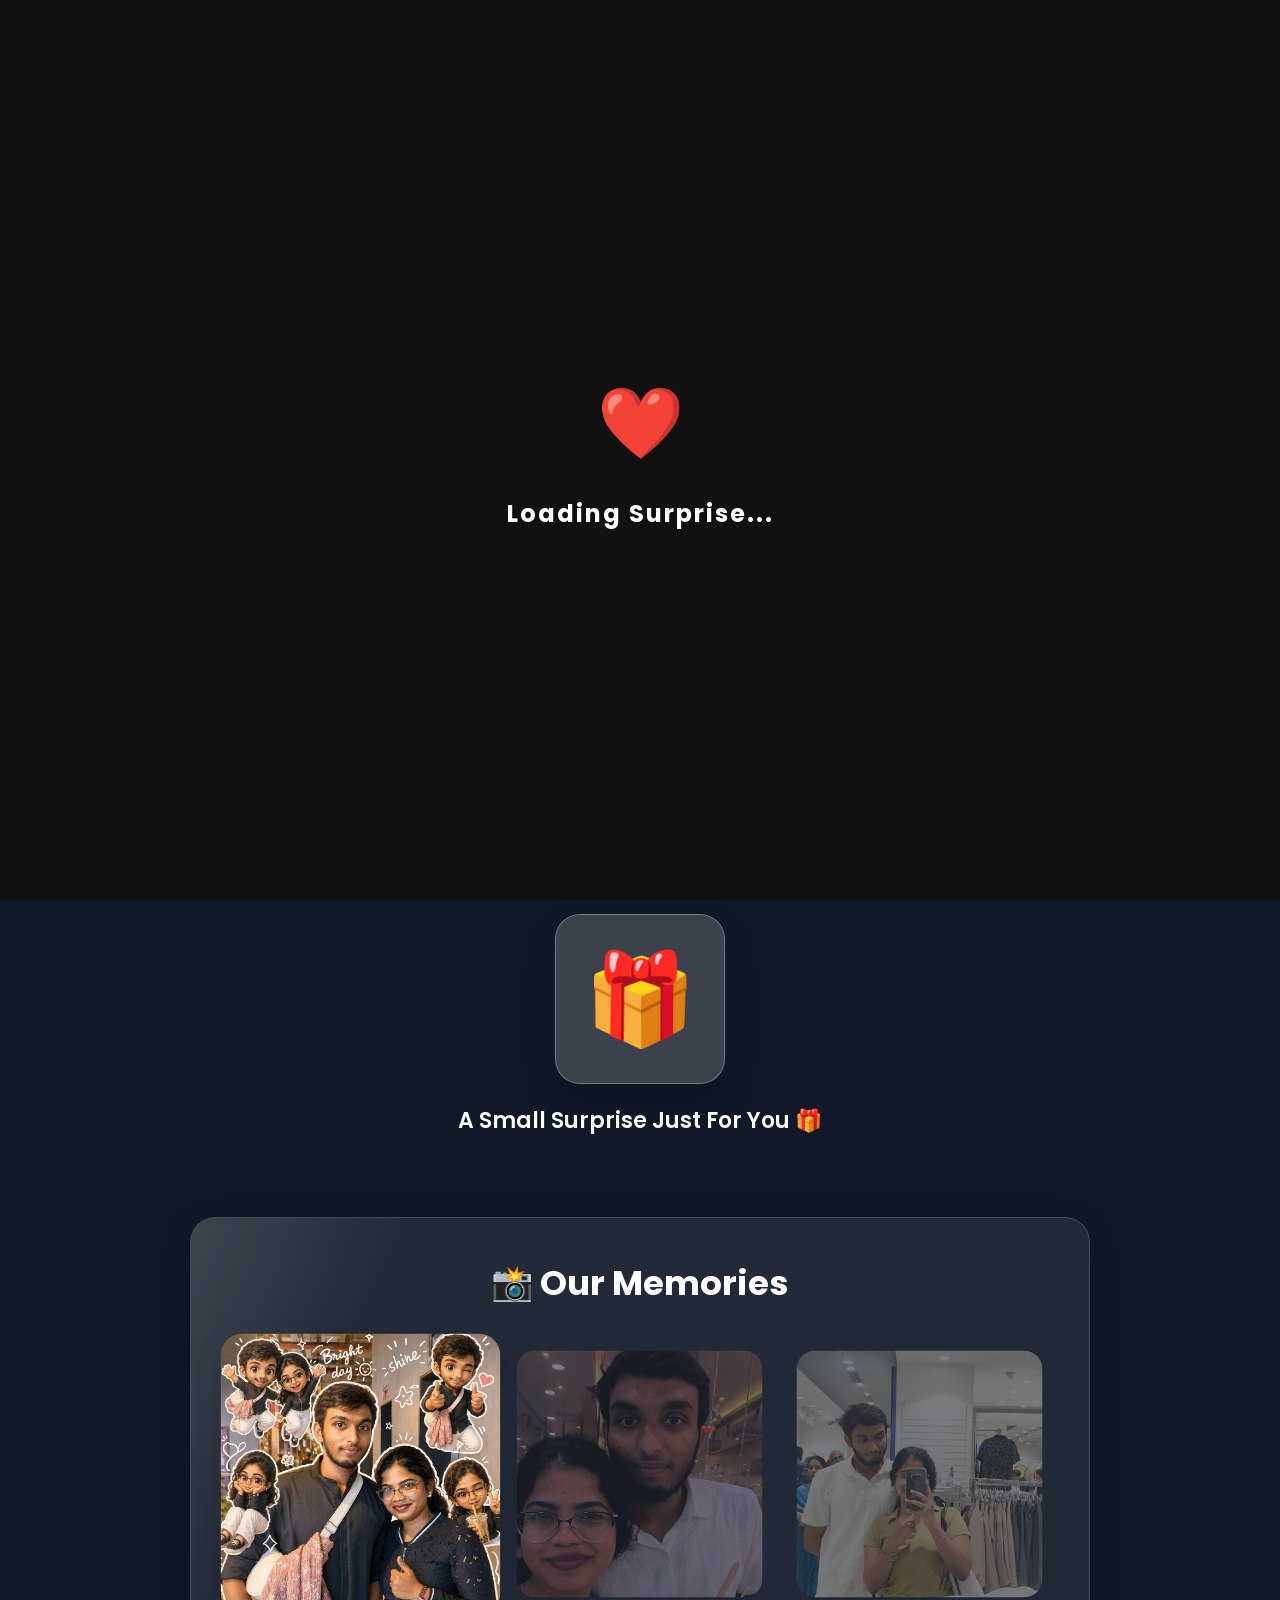
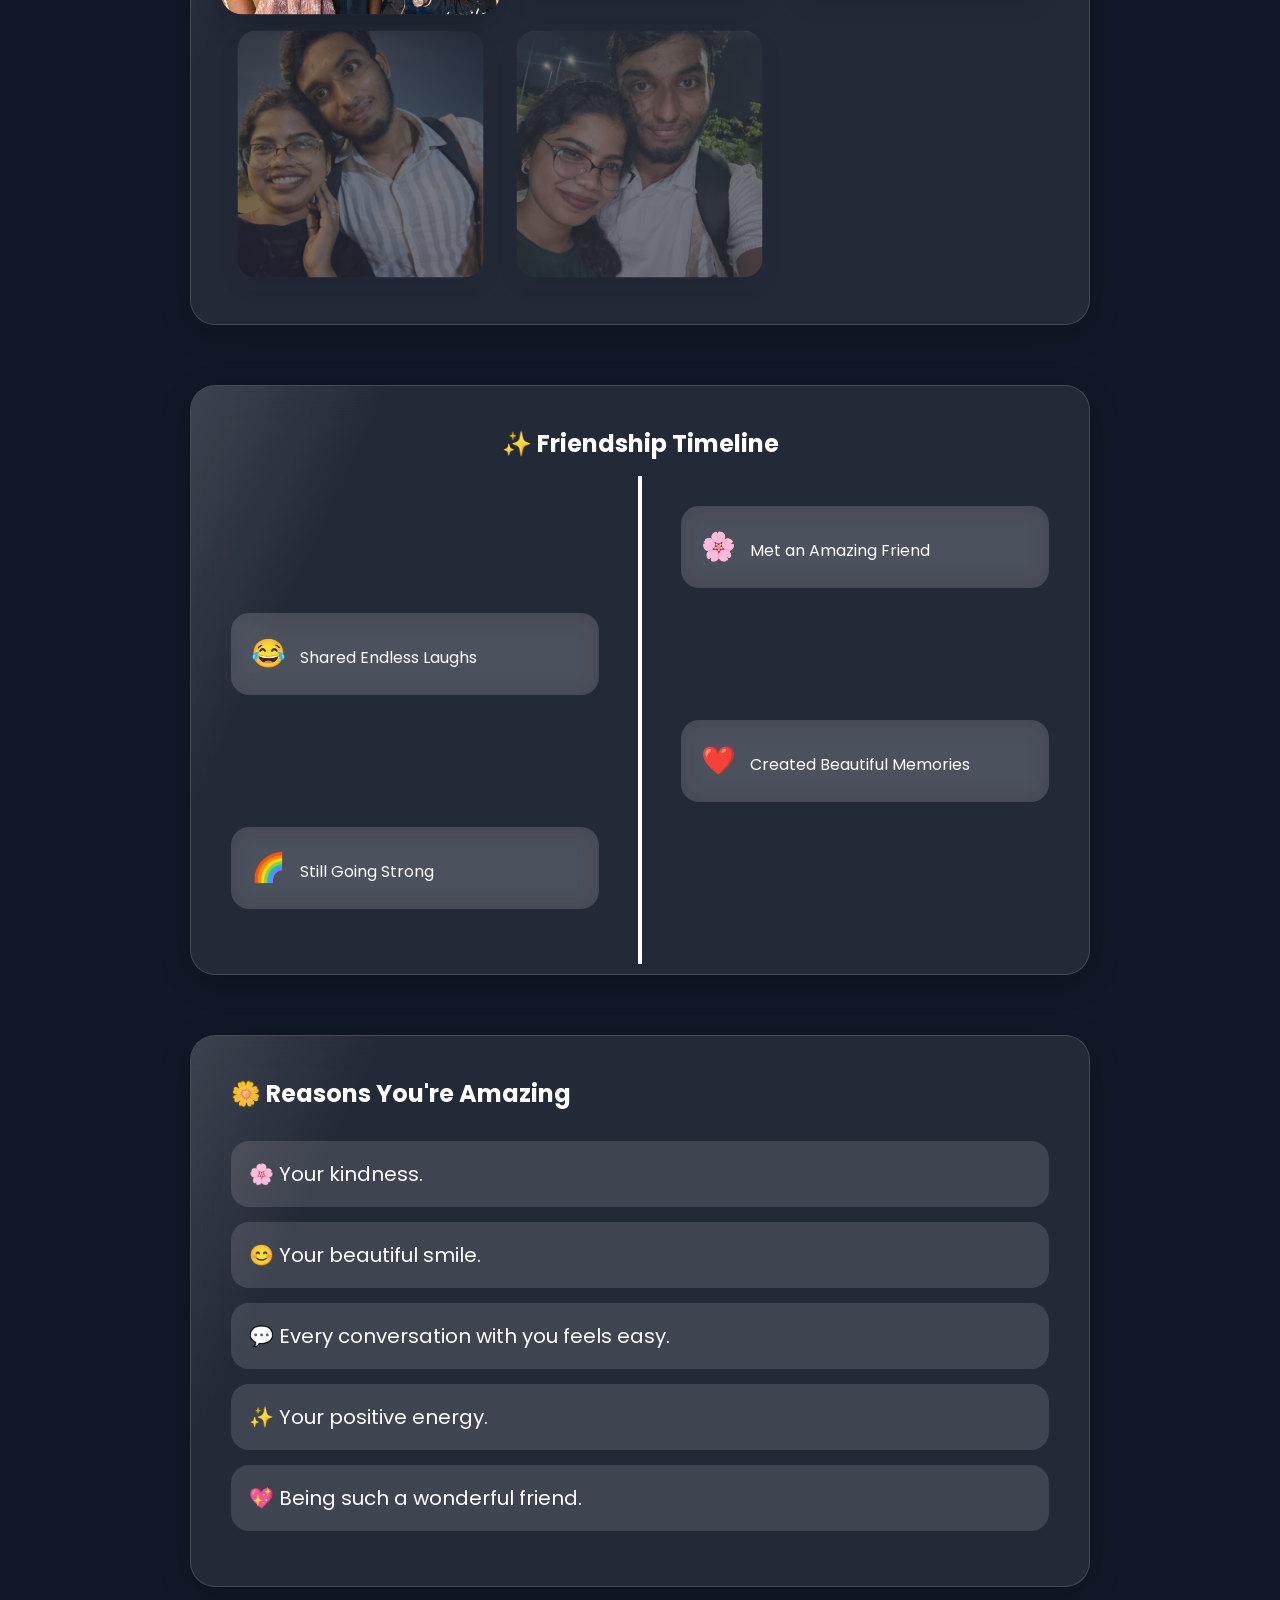
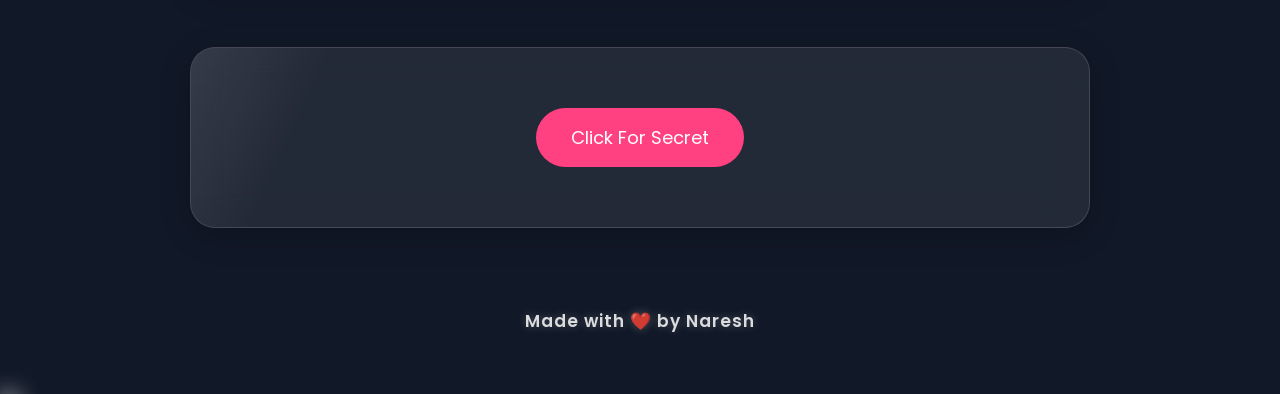
<file: index.html>
<!DOCTYPE html>
<html lang="en">

<head>

    <meta charset="UTF-8">
    <meta name="viewport"
          content="width=device-width, initial-scale=1.0">

    <title>Happy Friendship Day Udhaya ❤️</title>

    <!-- CSS -->
    <link rel="stylesheet" href="style.css">

    <!-- Google Font -->
    <link rel="preconnect" href="https://fonts.googleapis.com">

    <link rel="preconnect"
          href="https://fonts.gstatic.com"
          crossorigin>

    <link href="https://fonts.googleapis.com/css2?family=Poppins:wght@300;400;500;600;700&display=swap"
          rel="stylesheet">

    <!-- Font Awesome -->

    <link rel="stylesheet"
          href="https://cdnjs.cloudflare.com/ajax/libs/font-awesome/6.6.0/css/all.min.css">

</head>

<body>

<!-- ========================= -->
<!-- LOADING SCREEN -->
<!-- ========================= -->

<div id="loader">

    <div class="loader-content">

        <div class="loader-heart">
            ❤️
        </div>

        <h2>Loading Surprise...</h2>

    </div>

</div>

<!-- Floating Decorations -->

<div id="floating-hearts"></div>

<div id="flowers"></div>

<div id="sparkles"></div>

<!-- ========================= -->
<!-- MUSIC -->
<!-- ========================= -->

<audio id="bgMusic" loop>

    <source src="music.mp3" type="audio/mpeg">

</audio>

<!-- ========================= -->
<!-- THEME -->
<!-- ========================= -->

<button id="themeToggle">

    <i class="fa-solid fa-moon"></i>

</button>

<!-- ========================= -->
<!-- HERO -->
<!-- ========================= -->

<section class="hero glass">

<h1>

Happy Friendship Day

</h1>

<h2>

Udhaya 🌸

</h2>

<p>

Some people enter our lives unexpectedly...

and somehow make everything brighter.

Thank you for being one of them.

</p>

<div class="hero-buttons">

<button id="startBtn">

Open Surprise

</button>

<button id="musicBtn">

<i class="fa-solid fa-play"></i>

Play Music

</button>

</div>

</section>

<!-- ========================= -->
<!-- COUNTDOWN -->
<!-- ========================= -->

<section class="countdown glass">

<h2>

⏳ Time Since Our Friendship Started

</h2>

<div id="timer">

00 Days 00 Hours

</div>

</section>

<!-- ========================= -->
<!-- GIFT -->
<!-- ========================= -->

<section class="gift-section">

<div id="giftBox">

🎁

</div>

<p>

A Small Surprise Just For You 🎁

</p>

</section>

<!-- ========================= -->
<!-- LETTER -->
<!-- ========================= -->

<section id="letter"

class="glass hidden">

<h2>

💌 A Letter For You

</h2>

<p id="typingText"></p>

</section>

<!-- ========================= -->
<!-- PHOTO GALLERY -->
<!-- ========================= -->

<section class="gallery glass">

<h2>

📸 Our Memories

</h2>

<div class="gallery-grid">

<img src="photos/1.jpg">

<img src="photos/2.jpg">

<img src="photos/3.jpg">

<img src="photos/4.jpg">

<img src="photos/5.jpg">

</div>

</section>

<!-- ========================= -->
<!-- TIMELINE -->
<!-- ========================= -->

<section class="timeline glass">

<h2>

✨ Friendship Timeline

</h2>

<div class="timeline-item">

<span>🌸</span>

Met an Amazing Friend

</div>

<div class="timeline-item">

<span>😂</span>

Shared Endless Laughs

</div>

<div class="timeline-item">

<span>❤️</span>

Created Beautiful Memories

</div>

<div class="timeline-item">

<span>🌈</span>

Still Going Strong

</div>

</section>

<!-- ========================= -->
<!-- REASONS -->
<!-- ========================= -->

<section class="glass">

<h2>

🌼 Reasons You're Amazing

</h2>

<ul class="reasons">

<li>🌸 Your kindness.</li>

<li>😊 Your beautiful smile.</li>

<li>💬 Every conversation with you feels easy.</li>

<li>✨ Your positive energy.</li>

<li>💖 Being such a wonderful friend.</li>

</ul>

</section>

<!-- ========================= -->
<!-- SECRET MESSAGE -->
<!-- ========================= -->

<section class="glass">

<button id="secretBtn">

Click For Secret

</button>

<div id="secretMessage">

If you're reading this...

Mission accomplished. 😊

You are truly one of the most wonderful people I've ever met.

Thank you for being you.

I just wanted this little website to make you smile.

Happy Friendship Day Udhaya ❤️

— Naresh

</div>

</section>

<!-- ========================= -->
<!-- FOOTER -->
<!-- ========================= -->

<footer>

Made with ❤️ by Naresh

</footer>

<!-- Confetti -->

<canvas id="confetti"></canvas>

<!-- Fireworks -->

<canvas id="fireworks"></canvas>

<script src="script.js"></script>

</body>

</html>
</file>
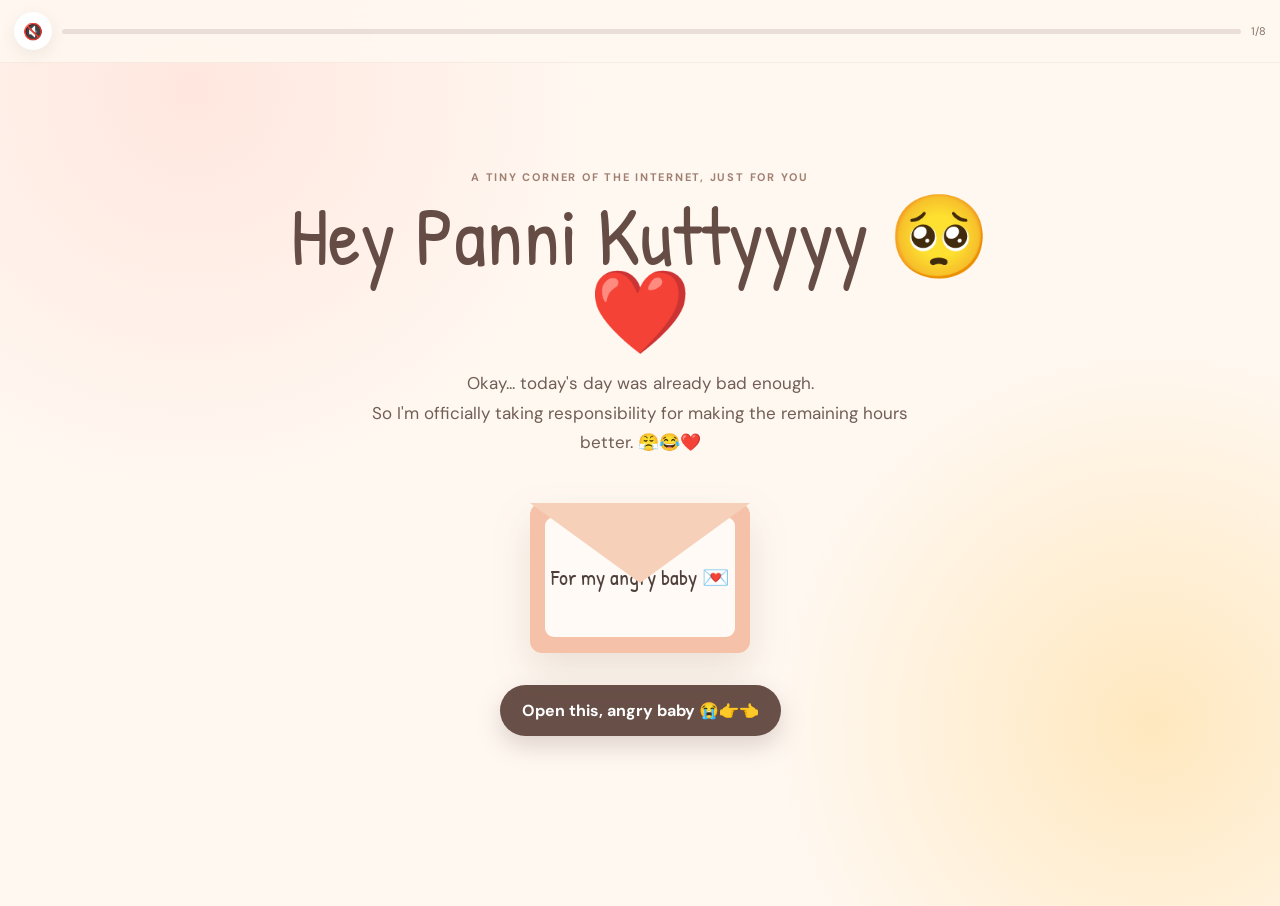
<file: bubu_good_time/index.html>
<!doctype html>
<html lang="en">
<head>
  <meta charset="UTF-8">
  <meta name="viewport" content="width=device-width, initial-scale=1.0, viewport-fit=cover">
  <meta name="theme-color" content="#fff8f1">
  <meta name="description" content="A tiny corner of the internet where everything is okay for a while. ❤️">
  <title>Good Hours for Panni Kuttyyyy ❤️</title>
  <link rel="preconnect" href="https://fonts.googleapis.com">
  <link rel="preconnect" href="https://fonts.gstatic.com" crossorigin>
  <link href="https://fonts.googleapis.com/css2?family=DM+Sans:wght@400;500;600;700&family=Patrick+Hand&display=swap" rel="stylesheet">
  <link rel="stylesheet" href="style.css">
</head>
<body>
  <div class="ambient" id="ambient"></div>

  <header class="topbar" id="topbar" hidden>
    <button class="tiny-btn" id="musicBtn" aria-label="Optional music toggle">🔇</button>
    <div class="progress"><span id="progressFill"></span></div>
    <span class="page-count" id="pageCount">1/8</span>
  </header>

  <main id="app"></main>
<audio id="bgMusic" loop>
  <source src="audio/song.mp3" type="audio/mpeg">
</audio>
  <script src="script.js"></script>
</body>
</html>
</file>
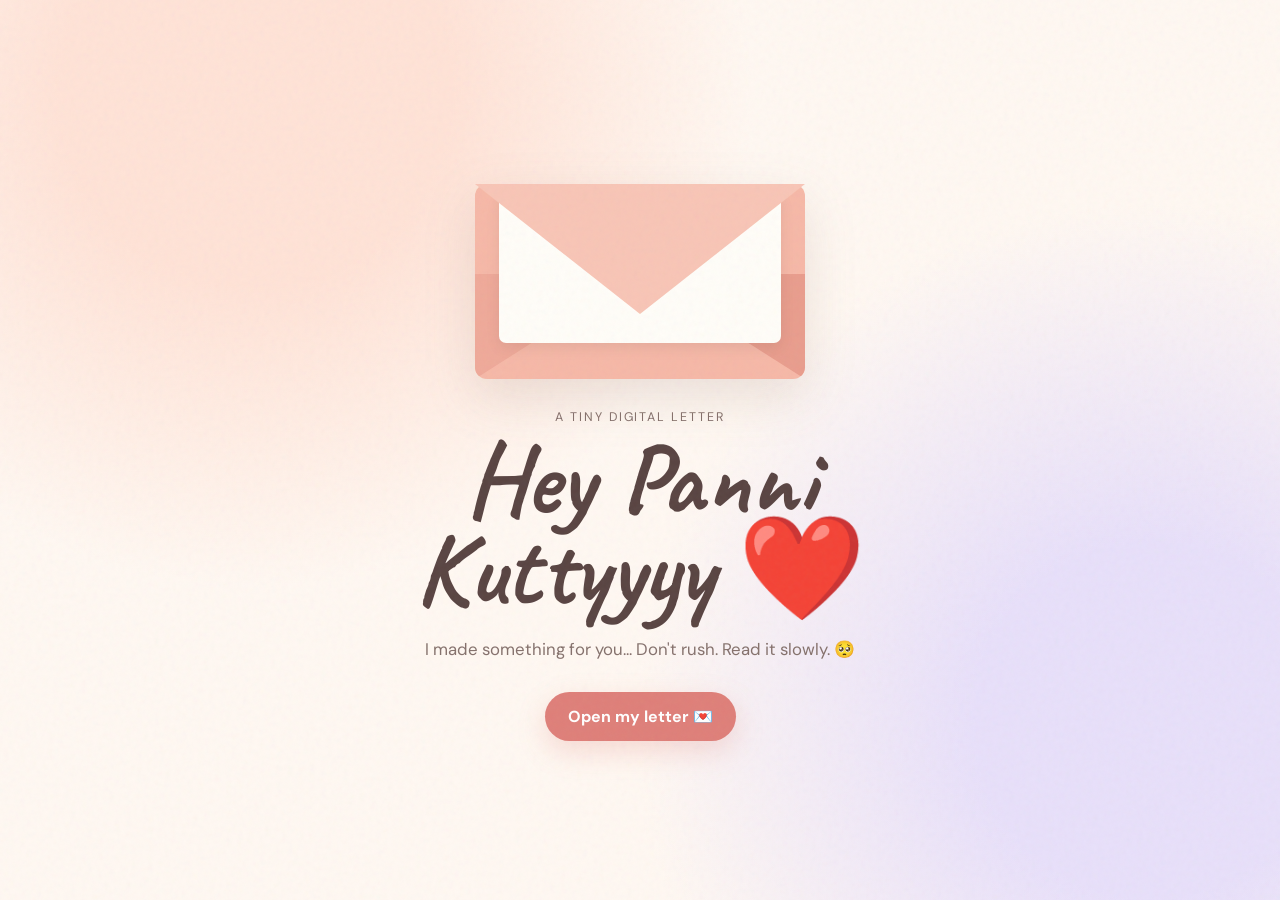
<file: panni_kutty_letter/index.html>
<!DOCTYPE html>
<html lang="en">
<head>
<meta charset="UTF-8">
<meta name="viewport" content="width=device-width, initial-scale=1.0, viewport-fit=cover">
<meta name="theme-color" content="#fff4f0">
<meta name="description" content="A little digital letter for Panni Kuttyyyy.">
<title>For Panni Kuttyyyy ❤️</title>
<link rel="preconnect" href="https://fonts.googleapis.com">
<link rel="preconnect" href="https://fonts.gstatic.com" crossorigin>
<link href="https://fonts.googleapis.com/css2?family=Caveat:wght@500;600;700&family=DM+Sans:wght@400;500;600;700&display=swap" rel="stylesheet">
<style>
:root{
  --cream:#fff8f2; --paper:#fffdf9; --ink:#4c3d3a; --muted:#85716c;
  --rose:#f3a7a0; --rose-deep:#df7f79; --peach:#ffd9c8; --lav:#ddd5f5;
  --mint:#d9eee3; --yellow:#fff0b8; --shadow:0 20px 60px rgba(120,80,70,.12);
}
*{box-sizing:border-box}
html{scroll-behavior:smooth}
body{margin:0;background:var(--cream);color:var(--ink);font-family:"DM Sans",sans-serif;overflow-x:hidden}
button{font:inherit}
.app{min-height:100svh;position:relative}
.noise{position:fixed;inset:0;pointer-events:none;opacity:.045;z-index:50;background-image:url("data:image/svg+xml,%3Csvg viewBox='0 0 180 180' xmlns='http://www.w3.org/2000/svg'%3E%3Cfilter id='n'%3E%3CfeTurbulence type='fractalNoise' baseFrequency='.9' numOctaves='3' stitchTiles='stitch'/%3E%3C/filter%3E%3Crect width='100%25' height='100%25' filter='url(%23n)'/%3E%3C/svg%3E")}
.screen{min-height:100svh;display:none;align-items:center;justify-content:center;padding:28px 18px;position:relative}
.screen.active{display:flex}
.opening{background:radial-gradient(circle at 20% 10%,#ffe3d7 0 15%,transparent 38%),radial-gradient(circle at 90% 80%,#e8e0fa 0 13%,transparent 38%),var(--cream)}
.center{width:min(620px,100%);text-align:center}
.kicker{font-size:.78rem;letter-spacing:.16em;text-transform:uppercase;color:var(--muted);margin-bottom:10px}
h1,h2,h3,p{margin-top:0}
.opening h1{font-family:Caveat,cursive;font-size:clamp(3.3rem,15vw,6.4rem);line-height:.88;margin:0 0 20px;color:#594442}
.subtitle{font-size:1.05rem;line-height:1.7;color:var(--muted);max-width:440px;margin:0 auto 28px}
.cta{border:0;background:var(--rose-deep);color:#fff;padding:14px 23px;border-radius:999px;font-weight:700;box-shadow:0 10px 28px rgba(223,127,121,.25);cursor:pointer;transition:.25s transform,.25s box-shadow}
.cta:hover{transform:translateY(-2px);box-shadow:0 14px 32px rgba(223,127,121,.32)}
.envelope-wrap{width:min(330px,78vw);height:220px;margin:0 auto 30px;position:relative;filter:drop-shadow(0 18px 25px rgba(110,75,65,.14));cursor:pointer}
.envelope{position:absolute;inset:25px 0 0;background:#f6b8a7;border-radius:12px;overflow:hidden}
.envelope:before,.envelope:after{content:"";position:absolute;bottom:0;width:0;height:0;border-style:solid}
.envelope:before{left:0;border-width:105px 165px 0 0;border-color:#efa999 transparent transparent transparent}
.envelope:after{right:0;border-width:105px 0 0 165px;border-color:#e99d8d transparent transparent transparent}
.flap{position:absolute;left:0;right:0;top:25px;height:130px;background:#f8c5b6;clip-path:polygon(0 0,100% 0,50% 100%);transform-origin:top;z-index:4;transition:transform .85s cubic-bezier(.2,.8,.2,1)}
.letter-peek{position:absolute;left:24px;right:24px;top:34px;height:150px;background:#fffdf8;border-radius:7px;z-index:2;box-shadow:0 5px 15px #00000012;transition:transform .9s cubic-bezier(.2,.8,.2,1)}
.envelope-wrap.open .flap{transform:rotateX(180deg)}
.envelope-wrap.open .letter-peek{transform:translateY(-65px)}
.tiny{font-family:Caveat,cursive;font-size:1.1rem;color:#a56d65}
.letter-screen{display:none;min-height:100svh;padding-bottom:100px}
.letter-screen.active{display:block}
.topbar{position:fixed;top:0;left:0;right:0;height:62px;z-index:40;display:flex;align-items:center;justify-content:space-between;padding:0 14px;background:#fff8f2e8;backdrop-filter:blur(14px);border-bottom:1px solid #ffffffaa}
.progress{font-size:.78rem;font-weight:700;color:var(--muted);background:#fff;border:1px solid #eaded9;border-radius:999px;padding:7px 11px}
.icon-btn{border:1px solid #eaded9;background:#fff;border-radius:999px;width:39px;height:39px;cursor:pointer;color:var(--ink)}
.slides{padding-top:62px}
.slide{min-height:calc(100svh - 62px);display:flex;align-items:center;justify-content:center;padding:56px 18px;position:relative}
.slide-inner{width:min(720px,100%);position:relative}
.slide h2{font-family:Caveat,cursive;font-size:clamp(2.5rem,11vw,4.4rem);line-height:.95;margin-bottom:18px;color:#5b4642}
.slide p{font-size:1rem;line-height:1.9;color:#655451;margin-bottom:16px}
.section-tag{font-size:.72rem;letter-spacing:.18em;text-transform:uppercase;color:var(--rose-deep);font-weight:700;margin-bottom:8px}
.card{background:rgba(255,253,249,.9);border:1px solid #f0e2db;border-radius:28px;padding:28px;box-shadow:var(--shadow);position:relative;overflow:hidden}
.card:before{content:"";position:absolute;inset:0;background:linear-gradient(135deg,#fff8 0 40%,transparent 70%);pointer-events:none}
.photo-placeholder{height:130px;border:2px dashed #e7c9bd;border-radius:20px;display:flex;align-items:center;justify-content:center;text-align:center;color:#a4867f;background:#fff7f2;margin:22px 0;font-family:Caveat,cursive;font-size:1.35rem}
.bubble{display:inline-block;background:#ffe4d8;border-radius:18px;padding:9px 13px;margin:5px 4px 0 0;font-size:.86rem}
.heart-field{position:absolute;inset:0;pointer-events:none;overflow:hidden}
.heart{position:absolute;bottom:-30px;animation:floatUp linear infinite;opacity:.42}
@keyframes floatUp{to{transform:translateY(-110vh) rotate(15deg);opacity:0}}
.smile{font-size:4.5rem;text-align:center;animation:bob 2.4s ease-in-out infinite}
@keyframes bob{50%{transform:translateY(-8px) rotate(3deg)}}
.notice{font-family:Caveat,cursive;font-size:1.5rem;line-height:1.25;color:#70534e}
.quote-card{background:linear-gradient(135deg,#fff4e7,#f7f0ff);padding:36px 28px;border-radius:30px;box-shadow:var(--shadow);border:1px solid #fff}
.quote-card .line{font-family:Caveat,cursive;font-size:clamp(2rem,9vw,3.4rem);line-height:1.02;margin:8px 0;color:#604946}
.reveal .line{
  opacity: 0;
  transform: translateY(12px);
  transition: 0.8s ease;
}
.reveal.visible .line{opacity:1;transform:none}
.reveal.visible .line:nth-child(1){
  transition-delay: 0.3s;
}

.reveal.visible .line:nth-child(2){
  transition-delay: 1.2s;
}

.reveal.visible .line:nth-child(3){
  transition-delay: 2.1s;
}

.reveal.visible .line:nth-child(4){
  transition-delay: 3s;
}
.full-bleed{background:linear-gradient(145deg,#f4eafa,#ffe7de);text-align:center}
.full-bleed .slide-inner{max-width:680px}
.big-quote{font-family:Caveat,cursive;font-size:clamp(2.1rem,9vw,4rem);line-height:1.04;color:#584442}
.big-quote em{color:var(--rose-deep);font-style:normal}
.reveal-line{opacity:0;transform:translateY(16px);transition:.8s ease}
.reveal-line.show{opacity:1;transform:none}
.playful{background:linear-gradient(145deg,#eaf5ee,#fff6cf)}
.doodle{font-size:4rem;animation:wobble 2s ease-in-out infinite}
@keyframes wobble{0%,100%{transform:rotate(-5deg)}50%{transform:rotate(5deg) scale(1.05)}}
.paper{background:#fffdf7;border-radius:10px;padding:34px 25px;box-shadow:0 22px 55px #8e6c5b18;border:1px solid #eaded1;position:relative}
.paper:before{content:"";position:absolute;inset:12px;border:1px solid #eaded155;pointer-events:none}
.hand{font-family:Caveat,cursive;font-size:clamp(1.45rem,6vw,2.1rem);line-height:1.35;color:#594743}
.hand .type{display:block;min-height:1.35em}
.final-line{font-size:clamp(1.8rem,8vw,3rem);color:#d96f69;margin-top:22px}
.signature{text-align:right;margin-top:28px}
.end-screen{background:radial-gradient(circle at 50% 30%,#fff 0 20%,transparent 55%),linear-gradient(145deg,#ffe5dd,#eee8fa)}
.end-screen h2{font-family:Caveat,cursive;font-size:clamp(3rem,13vw,5rem)}
.fade-up{animation:fadeUp .8s ease both}@keyframes fadeUp{from{opacity:0;transform:translateY(20px)}to{opacity:1;transform:none}}
.nav{position:fixed;bottom:14px;left:50%;transform:translateX(-50%);z-index:45;display:flex;gap:8px;background:#fffdf9dd;backdrop-filter:blur(12px);padding:8px;border:1px solid #eaded9;border-radius:999px;box-shadow:0 10px 28px #5e484115}
.nav button{border:0;background:transparent;color:var(--muted);width:36px;height:36px;border-radius:50%;cursor:pointer}
.nav button.primary{background:#f3a7a0;color:white}
.dots{display:flex;gap:5px;align-items:center}
.dot{width:5px;height:5px;border-radius:50%;background:#d8c8c2;transition:.25s}.dot.on{width:18px;border-radius:9px;background:#df8c84}
.toast{position:fixed;top:74px;left:50%;transform:translateX(-50%) translateY(-15px);opacity:0;z-index:60;background:#594743;color:#fff;padding:10px 14px;border-radius:999px;font-size:.82rem;transition:.3s;pointer-events:none}.toast.show{opacity:1;transform:translateX(-50%)}
@media(min-width:700px){.slide{padding:70px 28px}.card{padding:40px}.photo-placeholder{height:170px}}
@media(prefers-reduced-motion:reduce){*,*:before,*:after{animation:none!important;transition:none!important;scroll-behavior:auto!important}}
.polaroid {
  background: white;
  padding: 12px 12px 22px;
  margin: 25px auto;
  max-width: 360px;
  box-shadow: 0 15px 35px rgba(80, 60, 50, 0.15);
  transform: rotate(-2deg);
  border-radius: 4px;
}

.polaroid img {
  width: 100%;
  height: 300px;
  object-fit: cover;
  display: block;
}

.polaroid span {
  display: block;
  text-align: center;
  margin-top: 12px;
  font-family: "Caveat", cursive;
  font-size: 1.4rem;
  color: #604946;
}
</style>
</head>
<body>
<audio id="bgMusic" loop>
<source src="./assests/song.mp3" type="audio/mpeg">
</audio>
<div class="app">
<div class="noise"></div>
<div class="toast" id="toast"></div>

<section class="screen active opening" id="opening">
  <div class="center fade-up">
    <div class="envelope-wrap" id="envelope" aria-label="Open envelope">
      <div class="letter-peek"><div class="tiny" style="padding-top:18px">a little something for you...</div></div>
      <div class="envelope"></div><div class="flap"></div>
    </div>
    <div class="kicker">a tiny digital letter</div>
    <h1>Hey Panni Kuttyyyy ❤️</h1>
    <p class="subtitle">I made something for you... Don't rush. Read it slowly. 🥺</p>
    <button class="cta" id="openBtn">Open my letter 💌</button>
  </div>
</section>

<section class="letter-screen" id="letter">
  <div class="topbar">
    <div class="progress" id="progress">1 / 10</div>
    <button class="icon-btn" id="musicBtn" title="Background music (off by default)" aria-label="Toggle background music">♫</button>
  </div>
  <main class="slides" id="slides">

    <section class="slide" data-index="1">
      <div class="slide-inner">
        <div class="section-tag">01 · Why I made this</div>
        <div class="card">
          <h2>Because some things deserve to be said slowly.</h2>
          <p>I don't know how many times I've told you that you are important to me, but somehow I still feel like I haven't said it enough. So I wanted to make something you can come back to whenever you forget how special you are to someone.</p>
          <div class="polaroid">
            <img src="./assests/memory-1.jpg" alt="Our memory">
            <span>one of my favourite memories 🫂</span>
          </div>
          <p class="notice">No rush. This letter isn't going anywhere. 🫂</p>
        </div>
      </div>
    </section>

    <section class="slide" data-index="2">
      <div class="heart-field" aria-hidden="true" id="hearts"></div>
      <div class="slide-inner">
        <div class="section-tag">02 · Your presence</div>
        <div class="card">
          <h2>You somehow became part of my everyday happiness.</h2>
          <p>I genuinely love having you in my life. Your random talks, your silly expressions, that smile of yours, our fights, our nonsense, and honestly—even the things that irritate me 😂—all of it has quietly become part of my happiness.</p>
          <p>It's funny how a person can become so familiar that even the most ordinary moments start feeling special simply because they're shared with you.</p>
          <div>
            <span class="bubble">random talks</span><span class="bubble">silly expressions</span><span class="bubble">our nonsense</span><span class="bubble">our fights 😂</span>
          </div>
        </div>
      </div>
    </section>

    <section class="slide" data-index="3">
      <div class="slide-inner">
        <div class="section-tag">03 · Your happiness matters to me</div>
        <div class="card">
          <div class="smile">😊</div>
          <h2>Your smile has become a tiny mission of mine.</h2>
          <p>I don't just want to be happy because of you. I constantly want YOU to be happy too.</p>
          <p>That's why I keep trying to make you laugh, cheer you up, take you for walks, remember the things you like, give you little things, and do the most ridiculous things just to see you smile.</p>
          <p class="notice">Sometimes I probably look like a full-time clown. But okay. Worth it. 😂</p>
        </div>
      </div>
    </section>

    <section class="slide" data-index="4">
      <div class="slide-inner">
        <div class="section-tag">04 · I notice you</div>
        <div class="card">
          <h2>Even the little things.</h2>
          <p>Even the smallest change in you affects me more than you probably realise. A slight change in your voice, a different tone, a change in your eyes or the way you talk—I can sense it almost immediately. And honestly, it hurts me deeply when I feel that you're not okay, because somewhere along the way, I've started putting your happiness even before my own.</p>
          <p>I don't say this to make you feel responsible for my feelings. I just want you to know how deeply I care about you and how important your happiness has become to me.</p>
          <div class="polaroid">
            <img src="./assests/memory-2.jpg" alt="Our memory">
            <span>one of my favourite memories 🫂</span>
          </div>
        </div>
      </div>
    </section>

    <section class="slide" data-index="5">
      <div class="slide-inner">
        <div class="section-tag">05 · What life gave you</div>
        <div class="card">
          <h2>You have carried things I wish you never had to carry.</h2>
          <p>You've experienced betrayal, disappointment, failure and sadness. Some chapters were unfair, some were painful, and some probably changed the way you look at people and at yourself.</p>
          <p>I can't erase what happened in your past. I can't rewrite those pages. But from now onwards, I can be someone who gives you care, happiness, support, laughter and love.</p>
          <p class="notice">Not to fix your past. Just to make sure your future has more soft moments in it. 🌷</p>
        </div>
      </div>
    </section>

    <section class="slide" data-index="6">
      <div class="slide-inner">
        <div class="section-tag">06 · What I want you to remember</div>
        <div class="quote-card reveal" id="worthCard">
          <div class="line">You are worth choosing.</div>
          <div class="line">You are worth caring for.</div>
          <div class="line">You are worth celebrating.</div>
          <div class="line">You are worth staying for.</div>
          <hr style="border:0;border-top:1px solid #e8dcd4;margin:26px 0">
          <p style="margin:0;font-size:1.02rem;line-height:1.8">I want you to know that there is at least one person who considers you genuinely special.</p>
        </div>
      </div>
    </section>

    <section class="slide full-bleed" data-index="7">
      <div class="slide-inner">
        <div class="section-tag">07 · If someday you look back...</div>
        <div class="big-quote">
          <div class="reveal-line">If someday you look back at the people who left you, I don't want you to think:</div>
          <div class="reveal-line" style="margin:22px 0;color:#8a6d67">“Everyone eventually leaves me.”</div>
          <div class="reveal-line">I want you to be able to proudly say:</div>
          <div class="reveal-line" style="margin-top:20px">“There was at least one person who stayed.<br>There was at least one person who continued to consider me special.<br>There was at least one person who never made me question whether I mattered.”</div>
          <div class="reveal-line" style="margin-top:30px"><em>And I want to be that person for you. ❤️</em></div>
        </div>
      </div>
    </section>

    <section class="slide playful" data-index="8">
      <div class="slide-inner">
        <div class="section-tag">08 · I'm not perfect</div>
        <div class="card">
          <div class="doodle">🤡</div>
          <h2>Small disclaimer before you blame me later.</h2>
          <p>I don't promise I'll always get everything right.</p>
          <p>I will irritate you 😂<br>I will fight with you.<br>I will overthink.<br>I will say stupid things.<br>I will sometimes make mistakes.</p>
          <p>But I'll try to understand, learn and come back better.</p>
          <p class="notice">Basically: same annoying Eruma, hopefully upgraded. 🫡😂</p>
        </div>
      </div>
    </section>

    <section class="slide" data-index="9">
      <div class="slide-inner">
        <div class="section-tag">09 · You don't have to be perfect</div>
        <div class="card">
          <h2>You can simply be you.</h2>
          <p>You don't have to earn your place in my life by being perfect.</p>
          <p>You don't have to constantly make me happy to deserve my friendship.</p>
          <p style="font-family:Caveat,cursive;font-size:2rem;color:#6c514b">You can simply be you.</p>
          <div class="quote-card" style="margin-top:20px;background:#fff9f3">
            <p style="font-family:Caveat,cursive;font-size:1.7rem;line-height:1.3;margin:0">Your good days.<br>Your bad days.<br>Your emotional days.<br>Your angry days.<br>Your silly days.</p>
          </div>
          <p class="notice">I'll still consider you my Panni Kuttyyyy. ❤️</p>
        </div>
      </div>
    </section>

    <section class="slide" data-index="10">
      <div class="slide-inner">
        <div class="section-tag">10 · Final letter</div>
        <div class="paper">
          <div class="hand">
            <span class="type" data-text="So whenever you feel like you're not special, whenever you feel like nobody cares, or whenever the past makes you question your worth, please remember this letter."></span>
            <br>
            <span class="type" data-text="You are important."></span>
            <span class="type" data-text="You are loved."></span>
            <span class="type" data-text="You are deeply cared for."></span>
            <span class="type" data-text="And you are someone's very special person."></span>
            <div class="final-line type" data-text="I'm genuinely blessed that person happens to be me. ❤️🥹"></div>
            <div class="signature">Always here,<br>Your annoying Eruma 🫂❤️</div>
          </div>
        </div>
      </div>
    </section>

  </main>

  <div class="nav" id="nav">
    <button id="prev" aria-label="Previous section">←</button>
    <div class="dots" id="dots"></div>
    <button class="primary" id="next" aria-label="Next section">→</button>
  </div>
</section>

<section class="screen end-screen" id="end">
  <div class="center">
    <div class="kicker">the last little thing</div>
    <h2>One last thing...</h2>
    <p class="subtitle">You made it all the way here. 🥺</p>
    <button class="cta" id="lastBtn">Open this 🥺</button>
    <div id="promise" style="display:none;margin-top:28px" class="card fade-up">
      <h2 style="font-size:2.7rem">Promise me one thing...</h2>
      <p style="font-size:1.05rem;line-height:1.8">Whenever you forget how special you are,<br>come back here and read this again. ❤️</p>
      <button class="cta" id="replay">Read it again 💌</button>
      <div style="margin-top:14px"><button class="icon-btn" id="replaySmall" title="Replay">↻</button></div>
    </div>
  </div>
</section>
</div>

<script>
const opening=document.getElementById('opening'), letter=document.getElementById('letter'), end=document.getElementById('end');
const envelope=document.getElementById('envelope'), openBtn=document.getElementById('openBtn');
const slides=[...document.querySelectorAll('.slide')], progress=document.getElementById('progress');
const dots=document.getElementById('dots'), prev=document.getElementById('prev'), next=document.getElementById('next');
let current=0, musicOn=false;

slides.forEach((_,i)=>{const d=document.createElement('span');d.className='dot'+(i===0?' on':'');dots.appendChild(d)});
const dotEls=[...dots.children];

function showLetter(){
  envelope.classList.add('open');
  setTimeout(()=>{opening.classList.remove('active');letter.classList.add('active');goTo(0,false)},800);
}
openBtn.addEventListener('click',showLetter);
envelope.addEventListener('click',showLetter);

function goTo(i, smooth=true){
  i=Math.max(0,Math.min(slides.length-1,i)); current=i;
  slides[i].scrollIntoView({behavior:smooth?'smooth':'auto',block:'start'});
  progress.textContent=(i+1)+' / '+slides.length;
  dotEls.forEach((d,n)=>d.classList.toggle('on',n===i));
  prev.style.visibility=i===0?'hidden':'visible';
  next.textContent=i===slides.length-1?'Finish':'→';
  if(i===5) document.getElementById('worthCard').classList.add('visible');
  if(i===6) document.querySelectorAll('.full-bleed .reveal-line').forEach((el,n)=>setTimeout(()=>el.classList.add('show'),n*550));
  if(i===9) startTyping();
}
prev.onclick=()=>goTo(current-1);
next.onclick=()=> current===slides.length-1 ? showEnd() : goTo(current+1);
dotEls.forEach((d,i)=>d.onclick=()=>goTo(i));

function showEnd(){letter.classList.remove('active');end.classList.add('active');window.scrollTo({top:0,behavior:'smooth'})}
document.getElementById('lastBtn').onclick=()=>{document.getElementById('lastBtn').style.display='none';document.getElementById('promise').style.display='block'};
function replay(){
  end.classList.remove('active');opening.classList.add('active');envelope.classList.remove('open');current=0;
  document.getElementById('lastBtn').style.display='inline-block';document.getElementById('promise').style.display='none';
}
document.getElementById('replay').onclick=replay;document.getElementById('replaySmall').onclick=replay;

function startTyping(){
  document.querySelectorAll('.type').forEach(el=>{if(el.dataset.done)return;el.dataset.done='1';const text=el.dataset.text;el.textContent='';let n=0;
    const tick=()=>{if(n<=text.length){el.textContent=text.slice(0,n++);setTimeout(tick,18)}};
    setTimeout(tick,120);
  });
}

const heartField=document.getElementById('hearts');
for(let i=0;i<16;i++){const h=document.createElement('span');h.className='heart';h.textContent=i%3===0?'✦':'♡';h.style.left=(Math.random()*100)+'%';h.style.fontSize=(12+Math.random()*18)+'px';h.style.animationDuration=(7+Math.random()*8)+'s';h.style.animationDelay=(-Math.random()*10)+'s';heartField.appendChild(h)}

let startX=null;
document.addEventListener('touchstart',e=>{startX=e.changedTouches[0].clientX},{passive:true});
document.addEventListener('touchend',e=>{if(startX===null||!letter.classList.contains('active'))return;const dx=e.changedTouches[0].clientX-startX;startX=null;if(Math.abs(dx)>55)dx<0?goTo(current+1):goTo(current-1)},{passive:true});

const toast=document.getElementById('toast');
function showToast(t){toast.textContent=t;toast.classList.add('show');setTimeout(()=>toast.classList.remove('show'),1800)}
const musicBtn = document.getElementById('musicBtn');
const bgMusic = document.getElementById('bgMusic');
bgMusic.volume = 0.35;

musicBtn.onclick = async () => {
  if (!musicOn) {
    try {
      await bgMusic.play();

      musicOn = true;
      musicBtn.textContent = '🔊';
      musicBtn.title = 'Turn music off';

      showToast('Music is playing 🎵');
    } catch (error) {
      showToast('Tap again to play the music 🎵');
    }
  } else {
    bgMusic.pause();

    musicOn = false;
    musicBtn.textContent = '♫';
    musicBtn.title = 'Play music';

    showToast('Music is off');
  }
};

let observer=new IntersectionObserver(entries=>entries.forEach(e=>{
  if(e.isIntersecting){const idx=slides.indexOf(e.target);if(idx>=0){current=idx;progress.textContent=(idx+1)+' / '+slides.length;dotEls.forEach((d,n)=>d.classList.toggle('on',n===idx));}}
}),{threshold:.6});
slides.forEach(s=>observer.observe(s));
</script>
</body>
</html>
</file>
<file: style.css>
/* ===================================
   GOOGLE FONT
===================================*/

*{
    margin:0;
    padding:0;
    box-sizing:border-box;
    font-family:'Poppins',sans-serif;
}

html{
    scroll-behavior:smooth;
}

body{

    background:linear-gradient(135deg,#ffdde1,#c9d6ff);

    min-height:100vh;

    overflow-x:hidden;

    color:#fff;

    transition:.5s;

}

/* ===========================
 DARK MODE
=========================== */

body.dark{

background:#111827;

color:white;

}

body.dark .glass{

background:rgba(255,255,255,.08);

border:1px solid rgba(255,255,255,.15);

}

/* ===========================
 SCROLLBAR
=========================== */

::-webkit-scrollbar{

width:8px;

}

::-webkit-scrollbar-thumb{

background:#ff69b4;

border-radius:10px;

}

/* ===========================
 LOADER
=========================== */

#loader{

position:fixed;

top:0;

left:0;

width:100%;

height:100%;

background:#111;

display:flex;

justify-content:center;

align-items:center;

z-index:99999;

transition:1s;

}

.loader-content{

text-align:center;

}

.loader-heart{

font-size:70px;

animation:heartbeat 1s infinite;

}

.loader-content h2{

margin-top:20px;

letter-spacing:2px;

color:white;

}

@keyframes heartbeat{

0%{

transform:scale(1);

}

25%{

transform:scale(1.15);

}

50%{

transform:scale(.9);

}

75%{

transform:scale(1.2);

}

100%{

transform:scale(1);

}

}

/* ===========================
 GLASS CARD
=========================== */

.glass{

width:90%;

max-width:900px;

margin:60px auto;

padding:40px;

background:rgba(255,255,255,.18);

border:1px solid rgba(255,255,255,.3);

border-radius:25px;

backdrop-filter:blur(18px);

-webkit-backdrop-filter:blur(18px);

box-shadow:

0 8px 32px rgba(0,0,0,.2);

transition:.4s;

}

.glass:hover{

transform:translateY(-6px);

box-shadow:

0 15px 40px rgba(0,0,0,.25);

}

/* ===========================
 HERO
=========================== */

.hero{

text-align:center;

margin-top:120px;

}

.hero h1{

font-size:4rem;

font-weight:700;

color:white;

}

.hero h2{

font-size:2.2rem;

margin:20px 0;

color:#ffe9a7;

}

.hero p{

font-size:20px;

line-height:1.8;

margin:30px auto;

max-width:650px;

}

/* ===========================
 BUTTONS
=========================== */

.hero-buttons{

display:flex;

justify-content:center;

gap:20px;

flex-wrap:wrap;

margin-top:40px;

}

.hero-buttons button{

padding:16px 35px;

font-size:18px;

border:none;

border-radius:50px;

cursor:pointer;

transition:.4s;

background:white;

color:#ff4081;

font-weight:600;

box-shadow:

0 10px 25px rgba(0,0,0,.15);

}

.hero-buttons button:hover{

transform:translateY(-5px) scale(1.05);

}

#musicBtn{

background:#ff4081;

color:white;

}

/* ===========================
 THEME BUTTON
=========================== */

#themeToggle{

position:fixed;

top:25px;

right:25px;

width:60px;

height:60px;

border:none;

border-radius:50%;

cursor:pointer;

font-size:22px;

background:white;

color:#ff4081;

box-shadow:0 10px 25px rgba(0,0,0,.2);

z-index:999;

transition:.3s;

}

#themeToggle:hover{

transform:rotate(180deg);

}

/* ===========================
 COUNTDOWN
=========================== */

.countdown{

text-align:center;

}

.countdown h2{

margin-bottom:25px;

font-size:32px;

}

#timer{

font-size:2rem;

font-weight:700;

color:#fff8c6;

}

/* ===========================
 RESPONSIVE
=========================== */

@media(max-width:768px){

.hero h1{

font-size:2.6rem;

}

.hero h2{

font-size:1.6rem;

}

.hero p{

font-size:17px;

}

.hero-buttons{

flex-direction:column;

}

.glass{

padding:25px;

}

}

/* ==========================================
   GIFT SECTION
========================================== */

.gift-section{
    text-align:center;
    margin:80px auto;
}

#giftBox{
    width:170px;
    height:170px;
    margin:auto;
    border-radius:25px;
    cursor:pointer;
    display:flex;
    align-items:center;
    justify-content:center;
    font-size:90px;

    background:rgba(255,255,255,.18);

    backdrop-filter:blur(18px);

    border:1px solid rgba(255,255,255,.3);

    box-shadow:0 15px 35px rgba(0,0,0,.2);

    transition:.4s;
}

#giftBox:hover{

    transform:scale(1.1) rotate(-8deg);

}

#giftBox.open{

    animation:giftOpen .9s ease forwards;

}

@keyframes giftOpen{

0%{

transform:scale(1);

}

50%{

transform:scale(1.25) rotate(10deg);

}

100%{

transform:scale(0);

opacity:0;

}

}

.gift-section p{

margin-top:20px;

font-size:22px;

font-weight:600;

}

/* ==========================================
LETTER
========================================== */

.hidden{

display:none;

}

#letter{

opacity:0;

transform:translateY(40px);

transition:.8s;

}

#letter.show{

display:block;

opacity:1;

transform:translateY(0);

}

#letter h2{

text-align:center;

margin-bottom:25px;

font-size:34px;

color:#fff5b1;

}

#typingText{

font-size:20px;

line-height:2;

white-space:pre-wrap;

}

/* ==========================================
PHOTO GALLERY
========================================== */

.gallery{

text-align:center;

}

.gallery h2{

font-size:34px;

margin-bottom:35px;

}

.gallery-grid{

display:grid;

grid-template-columns:repeat(auto-fit,minmax(220px,1fr));

gap:20px;

}

.gallery-grid img{

width:100%;

height:260px;

object-fit:cover;

border-radius:20px;

transition:.4s;

cursor:pointer;

box-shadow:0 10px 25px rgba(0,0,0,.2);

}

.gallery-grid img:hover{

transform:scale(1.07);

}

/* ==========================================
TIMELINE
========================================== */

.timeline{

position:relative;

}

.timeline h2{

text-align:center;

margin-bottom:45px;

}

.timeline::before{

content:"";

position:absolute;

left:50%;

top:90px;

width:4px;

height:calc(100% - 100px);

background:white;

transform:translateX(-50%);

}

.timeline-item{

position:relative;

width:45%;

padding:20px;

margin:25px 0;

border-radius:18px;

background:rgba(255,255,255,.12);

backdrop-filter:blur(12px);

}

.timeline-item span{

font-size:28px;

margin-right:10px;

}

.timeline-item:nth-child(even){

margin-left:auto;

}

/* ==========================================
REASONS
========================================== */

.reasons{

list-style:none;

margin-top:30px;

}

.reasons li{

padding:18px;

margin:15px 0;

font-size:20px;

border-radius:18px;

background:rgba(255,255,255,.12);

transition:.3s;

}

.reasons li:hover{

transform:translateX(10px);

}

/* ==========================================
SECRET BUTTON
========================================== */

#secretBtn{

padding:16px 35px;

border:none;

border-radius:50px;

cursor:pointer;

background:#ff4081;

color:white;

font-size:18px;

display:block;

margin:20px auto;

transition:.3s;

}

#secretBtn:hover{

transform:scale(1.06);

}

#secretMessage{

display:none;

margin-top:30px;

text-align:center;

font-size:22px;

line-height:1.8;

animation:fadeUp .8s ease;

}

#secretMessage.show{

display:block;

}

@keyframes fadeUp{

from{

opacity:0;

transform:translateY(30px);

}

to{

opacity:1;

transform:translateY(0);

}

}

/* ==========================================
FOOTER
========================================== */

footer{

margin:80px 0 30px;

text-align:center;

font-size:18px;

font-weight:600;

letter-spacing:1px;

opacity:.85;

}

/* ==========================================
CANVAS
========================================== */

#confetti,
#fireworks{

position:fixed;

top:0;

left:0;

width:100%;

height:100%;

pointer-events:none;

z-index:9999;

}

/* ==========================================
RESPONSIVE
========================================== */

@media(max-width:768px){

.timeline::before{

left:25px;

}

.timeline-item{

width:calc(100% - 55px);

margin-left:55px !important;

}

.gallery-grid{

grid-template-columns:1fr;

}

.gallery-grid img{

height:300px;

}

#giftBox{

width:130px;

height:130px;

font-size:70px;

}

#typingText{

font-size:18px;

}

.reasons li{

font-size:18px;

}

}

/* ==================================================
   PART 3.1
   FLOATING HEARTS, FLOWERS, SPARKLES
================================================== */

/* Containers */

#floating-hearts,
#flowers,
#sparkles{
    position:fixed;
    inset:0;
    pointer-events:none;
    overflow:hidden;
    z-index:1;
}

/* Keep content above decorations */

.hero,
.glass,
footer{
    position:relative;
    z-index:10;
}

/* Floating Hearts */

.heart{

    position:absolute;

    bottom:-60px;

    color:#ff4f9d;

    font-size:26px;

    animation:heartFloat linear forwards;

    opacity:.8;

    filter:drop-shadow(0 0 10px rgba(255,105,180,.4));

}

@keyframes heartFloat{

0%{

transform:translateY(0) scale(.4) rotate(0deg);

opacity:0;

}

15%{

opacity:1;

}

100%{

transform:translateY(-120vh) scale(1.4) rotate(360deg);

opacity:0;

}

}

/* Flowers */

.flower{

position:absolute;

bottom:-60px;

font-size:28px;

animation:flowerFloat linear forwards;

opacity:.9;

}

@keyframes flowerFloat{

0%{

transform:translateY(0) rotate(0deg);

opacity:0;

}

15%{

opacity:1;

}

100%{

transform:translateY(-120vh) rotate(540deg);

opacity:0;

}

}

/* Sparkles */

.sparkle{

position:absolute;

width:8px;

height:8px;

border-radius:50%;

background:white;

box-shadow:

0 0 8px white,

0 0 15px white,

0 0 25px white;

animation:sparkleAnim 2.5s linear infinite;

}

@keyframes sparkleAnim{

0%{

transform:scale(.2);

opacity:0;

}

50%{

transform:scale(1.3);

opacity:1;

}

100%{

transform:scale(.2);

opacity:0;

}

}

/* ==========================================
   Animated Background
========================================== */

body{

background-size:400% 400%;

animation:bgAnimation 15s ease infinite;

}

@keyframes bgAnimation{

0%{

background-position:0% 50%;

}

50%{

background-position:100% 50%;

}

100%{

background-position:0% 50%;

}

}

/* ==========================================
   Hero Glow
========================================== */

.hero h1{

text-shadow:

0 0 20px rgba(255,255,255,.6),

0 0 35px rgba(255,105,180,.4);

}

.hero h2{

animation:glow 2s ease-in-out infinite alternate;

}

@keyframes glow{

from{

text-shadow:0 0 10px #fff;

}

to{

text-shadow:

0 0 25px #fff,

0 0 40px #ffd54f;

}

}

/* ==========================================
   Button Shine
========================================== */

.hero-buttons button{

position:relative;

overflow:hidden;

}

.hero-buttons button::before{

content:"";

position:absolute;

top:0;

left:-100%;

width:60%;

height:100%;

background:linear-gradient(

90deg,

transparent,

rgba(255,255,255,.6),

transparent

);

transform:skewX(-20deg);

transition:.7s;

}

.hero-buttons button:hover::before{

left:140%;

}

/* ==========================================
   Card Animation
========================================== */

.glass{

animation:fadeCard .9s ease;

}

@keyframes fadeCard{

from{

opacity:0;

transform:translateY(60px);

}

to{

opacity:1;

transform:translateY(0);

}

}

/* ==========================================
   Image Hover Glow
========================================== */

.gallery-grid img:hover{

box-shadow:

0 0 30px rgba(255,255,255,.5),

0 15px 35px rgba(0,0,0,.25);

}

/* =========================================================
   PART 3.2
   PREMIUM FINISHING EFFECTS
========================================================= */

/* ===============================
   PHOTO LIGHTBOX
================================ */

#lightbox{

position:fixed;

top:0;

left:0;

width:100%;

height:100%;

background:rgba(0,0,0,.92);

display:flex;

justify-content:center;

align-items:center;

opacity:0;

visibility:hidden;

transition:.4s;

z-index:99999;

}

#lightbox.show{

opacity:1;

visibility:visible;

}

#lightbox img{

max-width:90%;

max-height:90%;

border-radius:18px;

box-shadow:

0 20px 50px rgba(255,255,255,.15);

animation:zoomImage .5s;

}

@keyframes zoomImage{

from{

transform:scale(.5);

opacity:0;

}

to{

transform:scale(1);

opacity:1;

}

}

#lightbox span{

position:absolute;

top:30px;

right:40px;

font-size:45px;

cursor:pointer;

color:white;

}

/* ===============================
   FLOATING BUBBLES
================================ */

.bubble{

position:absolute;

bottom:-100px;

border-radius:50%;

background:rgba(255,255,255,.18);

backdrop-filter:blur(8px);

animation:bubbleUp linear forwards;

}

@keyframes bubbleUp{

0%{

transform:translateY(0) scale(.3);

opacity:0;

}

15%{

opacity:1;

}

100%{

transform:translateY(-120vh) scale(1.3);

opacity:0;

}

}

/* ===============================
   GIFT GLOW
================================ */

#giftBox{

animation:giftGlow 2s infinite;

}

@keyframes giftGlow{

0%{

box-shadow:

0 0 10px rgba(255,255,255,.2);

}

50%{

box-shadow:

0 0 40px rgba(255,215,0,.9),

0 0 80px rgba(255,105,180,.5);

}

100%{

box-shadow:

0 0 10px rgba(255,255,255,.2);

}

}

/* ===============================
   TIMER EFFECT
================================ */

#timer{

animation:pulseTimer 2s infinite;

}

@keyframes pulseTimer{

0%{

transform:scale(1);

}

50%{

transform:scale(1.05);

}

100%{

transform:scale(1);

}

}

/* ===============================
   SECRET MESSAGE
================================ */

#secretMessage{

background:rgba(255,255,255,.15);

padding:30px;

border-radius:20px;

backdrop-filter:blur(12px);

}

/* ===============================
   TIMELINE HOVER
================================ */

.timeline-item{

transition:.4s;

}

.timeline-item:hover{

transform:translateY(-8px) scale(1.03);

background:rgba(255,255,255,.18);

}

/* ===============================
   REASONS HOVER
================================ */

.reasons li{

cursor:pointer;

}

.reasons li:hover{

background:rgba(255,255,255,.22);

box-shadow:

0 10px 25px rgba(255,255,255,.15);

}

/* ===============================
   FOOTER
================================ */

footer{

padding-bottom:30px;

font-size:17px;

text-shadow:0 0 10px rgba(255,255,255,.3);

}

/* ===============================
   FADE ANIMATIONS
================================ */

.fadeUp{

animation:fadeUpAnimation .8s ease forwards;

}

@keyframes fadeUpAnimation{

from{

opacity:0;

transform:translateY(40px);

}

to{

opacity:1;

transform:translateY(0);

}

}

.zoomIn{

animation:zoomIn .8s ease;

}

@keyframes zoomIn{

from{

opacity:0;

transform:scale(.7);

}

to{

opacity:1;

transform:scale(1);

}

}

/* ===============================
   GLASS SHINE
================================ */

.glass{

overflow:hidden;

position:relative;

}

.glass::after{

content:"";

position:absolute;

top:-120%;

left:-50%;

width:60%;

height:300%;

background:linear-gradient(

90deg,

transparent,

rgba(255,255,255,.18),

transparent

);

transform:rotate(25deg);

animation:glassShine 9s infinite;

}

@keyframes glassShine{

0%{

left:-80%;

}

100%{

left:180%;

}

}

/* ===============================
   MOBILE
================================ */

@media(max-width:768px){

.hero{

margin-top:70px;

}

.hero h1{

font-size:2.3rem;

}

.hero h2{

font-size:1.5rem;

}

.gallery-grid{

gap:15px;

}

.gallery-grid img{

height:250px;

}

#giftBox{

width:120px;

height:120px;

font-size:60px;

}

#lightbox img{

max-width:96%;

}

}

/* ===============================
   LANDSCAPE MOBILE
================================ */

@media(max-height:500px){

.hero{

margin-top:20px;

}

.glass{

padding:20px;

}

}
</file>
<file: bubu_good_time/style.css>
*{box-sizing:border-box}
:root{
  --bg:#fff8f1;--paper:#fffdf9;--ink:#4f3f3a;--muted:#846f68;
  --pink:#e98991;--peach:#ffd9bd;--shadow:0 18px 50px rgba(99,66,48,.12)
}
html{scroll-behavior:smooth}
body{
  margin:0;min-height:100svh;background:
  radial-gradient(circle at 15% 10%,#ffe7df 0,transparent 30%),
  radial-gradient(circle at 90% 80%,#ffe8bf 0,transparent 28%),var(--bg);
  color:var(--ink);font-family:"DM Sans",sans-serif;overflow-x:hidden
}
button{font:inherit}
.ambient{position:fixed;inset:0;pointer-events:none;z-index:0;overflow:hidden}
.ambient span{position:absolute;bottom:-25px;font-size:18px;opacity:.22;animation:floatUp 8s linear forwards}
.topbar{
  position:fixed;top:0;left:0;right:0;z-index:20;display:flex;align-items:center;gap:10px;
  padding:12px 14px;background:rgba(255,248,241,.84);backdrop-filter:blur(14px);
  border-bottom:1px solid rgba(126,91,70,.08)
}
.tiny-btn{width:38px;height:38px;border:0;border-radius:50%;background:#fff;box-shadow:0 5px 16px rgba(70,40,20,.08);cursor:pointer}
.progress{height:5px;flex:1;border-radius:9px;background:#eadfd8;overflow:hidden}
.progress span{display:block;height:100%;width:0;background:linear-gradient(90deg,#f3a7a0,#f4c47f);transition:width .5s}
.page-count{font-size:11px;color:var(--muted)}
#app{position:relative;z-index:1;min-height:100svh;display:grid;place-items:center;padding:28px 16px 42px}
.hero,.card-section{width:min(720px,100%);text-align:center}
.hero{min-height:90svh;display:flex;flex-direction:column;align-items:center;justify-content:center;padding:30px 4px}
.tiny-note,.eyebrow{font-size:11px;text-transform:uppercase;letter-spacing:.16em;color:#a08072;font-weight:700}
h1,h2,h3{font-family:"Patrick Hand",cursive;font-weight:400}
h1{font-size:clamp(46px,14vw,82px);line-height:.92;margin:14px 0 20px;color:#654c45}
h2{font-size:clamp(40px,11vw,60px);line-height:.95;margin:8px 0 24px;color:#684e45}
h3{font-size:34px;color:#a75e60}
p{font-size:16px;line-height:1.75;margin:0 0 17px}
.lead{font-size:17px;color:#705e57;max-width:580px}
.card-section{
  background:rgba(255,253,249,.9);border:1px solid rgba(116,80,60,.09);
  box-shadow:var(--shadow);border-radius:30px;padding:34px 20px;animation:sectionIn .55s ease both
}
.card-section p{max-width:610px;margin-left:auto;margin-right:auto}
.muted{color:var(--muted);font-size:13px}
code{background:#fff0e5;border-radius:6px;padding:2px 5px}
.primary,.reset-btn,.hug-btn{
  border:0;border-radius:999px;padding:15px 22px;background:#684f47;color:#fff;
  box-shadow:0 10px 24px rgba(104,79,71,.22);font-weight:700;cursor:pointer;
  transition:.22s transform,.22s box-shadow;margin-top:10px
}
.primary:hover,.reset-btn:hover,.hug-btn:hover{transform:translateY(-2px);box-shadow:0 14px 30px rgba(104,79,71,.25)}
.primary:disabled{opacity:.7}
.next{margin-top:24px}
.envelope{position:relative;width:220px;height:150px;margin:28px 0 22px;filter:drop-shadow(0 18px 20px rgba(90,55,35,.12));transition:transform .7s}
.envelope.is-open{transform:translateY(20px) scale(.96)}
.envelope-body{position:absolute;inset:0;background:#f5c1a9;border-radius:12px;z-index:2}
.envelope-flap{
  position:absolute;left:0;right:0;top:0;height:80px;background:#f7d0ba;
  clip-path:polygon(0 0,100% 0,50% 100%);z-index:4;transform-origin:top;transition:.7s
}
.is-open .envelope-flap{transform:rotateX(180deg);z-index:1}
.envelope-paper{
  position:absolute;left:15px;right:15px;top:14px;height:120px;background:#fffaf5;border-radius:9px;
  z-index:3;display:grid;place-items:center;font-family:"Patrick Hand";font-size:22px;transition:.7s
}
.is-open .envelope-paper{transform:translateY(-65px)}
.sorry-orbit{font-size:50px;animation:breathe 2.8s ease-in-out infinite;margin-bottom:8px}
.reset-btn{font-size:20px;padding:20px 30px;background:#e78d91}
.reset-result{animation:pop .6s ease}
.bad-list{display:grid;gap:8px;max-width:300px;margin:16px auto;color:#9b7670}
.starting{font-family:"Patrick Hand";font-size:25px;margin-top:22px}
.quote-box,.message-pop{
  background:#fff2e6;border:1px dashed #e5bfa7;border-radius:22px;padding:22px;
  margin:22px auto;max-width:550px;font-family:"Patrick Hand";font-size:26px;line-height:1.2
}
.gallery{display:grid;grid-template-columns:repeat(2,1fr);gap:18px;margin:25px 0}
.polaroid{
  margin:0;background:#fff;padding:10px 10px 16px;box-shadow:0 12px 25px rgba(71,44,31,.12);
  transform:rotate(var(--tilt));animation:photoIn .7s ease both
}
.photo-wrap{height:150px;background:#f3e8df;position:relative;overflow:hidden}
.photo-wrap img{width:100%;height:100%;object-fit:cover;transition:.35s}
.photo-wrap span{position:absolute;inset:0;display:grid;place-items:center;font-size:30px;opacity:.35}
.polaroid:hover img{transform:scale(1.04)}
figcaption{font-family:"Patrick Hand";font-size:18px;line-height:1.05;margin-top:10px}
.things-grid{display:grid;grid-template-columns:repeat(2,1fr);gap:12px}
.thing{
  border:1px solid #f0ddd0;background:#fffaf6;border-radius:20px;padding:18px 12px;
  cursor:pointer;text-align:left;min-height:135px;transition:.25s
}
.thing.active{background:#fff0e5;transform:translateY(-3px)}
.thing-icon{display:block;font-size:34px;margin-bottom:7px}
.thing b{display:block}
.reveal{display:block;color:#856d65;font-size:13px;line-height:1.35;margin-top:7px}
.happy-list{display:grid;gap:10px}
.happy-btn{
  border:1px solid #f0ddd0;background:#fffaf6;padding:15px;border-radius:16px;
  text-align:left;cursor:pointer;transition:.2s
}
.happy-btn:hover{transform:translateX(3px);background:#fff1e5}
.message-pop{font-family:"DM Sans";font-size:15px;line-height:1.55;text-align:left;animation:pop .4s ease}
.promise-list{display:grid;gap:12px;margin:25px 0}
.promise{
  padding:18px;border-radius:18px;background:#fff4e9;animation:slideIn .55s ease both;
  font-family:"Patrick Hand";font-size:24px
}
.lock-heart{font-size:80px;animation:breathe 2s ease-in-out infinite}
.final-message{text-align:center;animation:fadeIn .7s ease}
.final-message p{font-size:16px}
.hug-btn{background:#e88e91}
.hugged{animation:shake .4s ease}
.big-hug{font-family:"Patrick Hand";font-size:85px;animation:hugIn .65s cubic-bezier(.2,1.5,.4,1);margin-top:18px}
.big-hug span{display:block;font-family:"DM Sans";font-size:17px;font-weight:700;margin-top:-8px}
.replay{margin-top:28px;background:none;border:0;color:#92736a;text-decoration:underline;cursor:pointer}
.day-resetting{animation:dayReset .65s ease}
@keyframes floatUp{to{transform:translateY(-105svh) rotate(35deg);opacity:0}}
@keyframes sectionIn{from{opacity:0;transform:translateY(14px)}to{opacity:1;transform:none}}
@keyframes fadeIn{from{opacity:0}to{opacity:1}}
@keyframes pop{0%{opacity:0;transform:scale(.92)}100%{opacity:1;transform:scale(1)}}
@keyframes photoIn{from{opacity:0;transform:rotate(var(--tilt)) translateY(20px)}to{opacity:1;transform:rotate(var(--tilt))}}
@keyframes slideIn{from{opacity:0;transform:translateX(-15px)}to{opacity:1;transform:none}}
@keyframes breathe{50%{transform:translateY(-6px) scale(1.04)}}
@keyframes shake{25%{transform:rotate(-4deg)}75%{transform:rotate(4deg)}}
@keyframes hugIn{from{opacity:0;transform:scale(.5)}to{opacity:1;transform:scale(1)}}
@keyframes dayReset{0%{filter:none}50%{filter:blur(5px) grayscale(.7);transform:scale(.98)}100%{filter:none;transform:none}}
@media(min-width:700px){
  #app{padding:48px 24px}
  .card-section{padding:48px 50px}
  .gallery{grid-template-columns:repeat(3,1fr)}
  .photo-wrap{height:190px}
  .things-grid{grid-template-columns:repeat(3,1fr)}
}
@media(prefers-reduced-motion:reduce){
  *,*::before,*::after{animation-duration:.01ms!important;animation-iteration-count:1!important;scroll-behavior:auto!important;transition:none!important}
}
</file>
